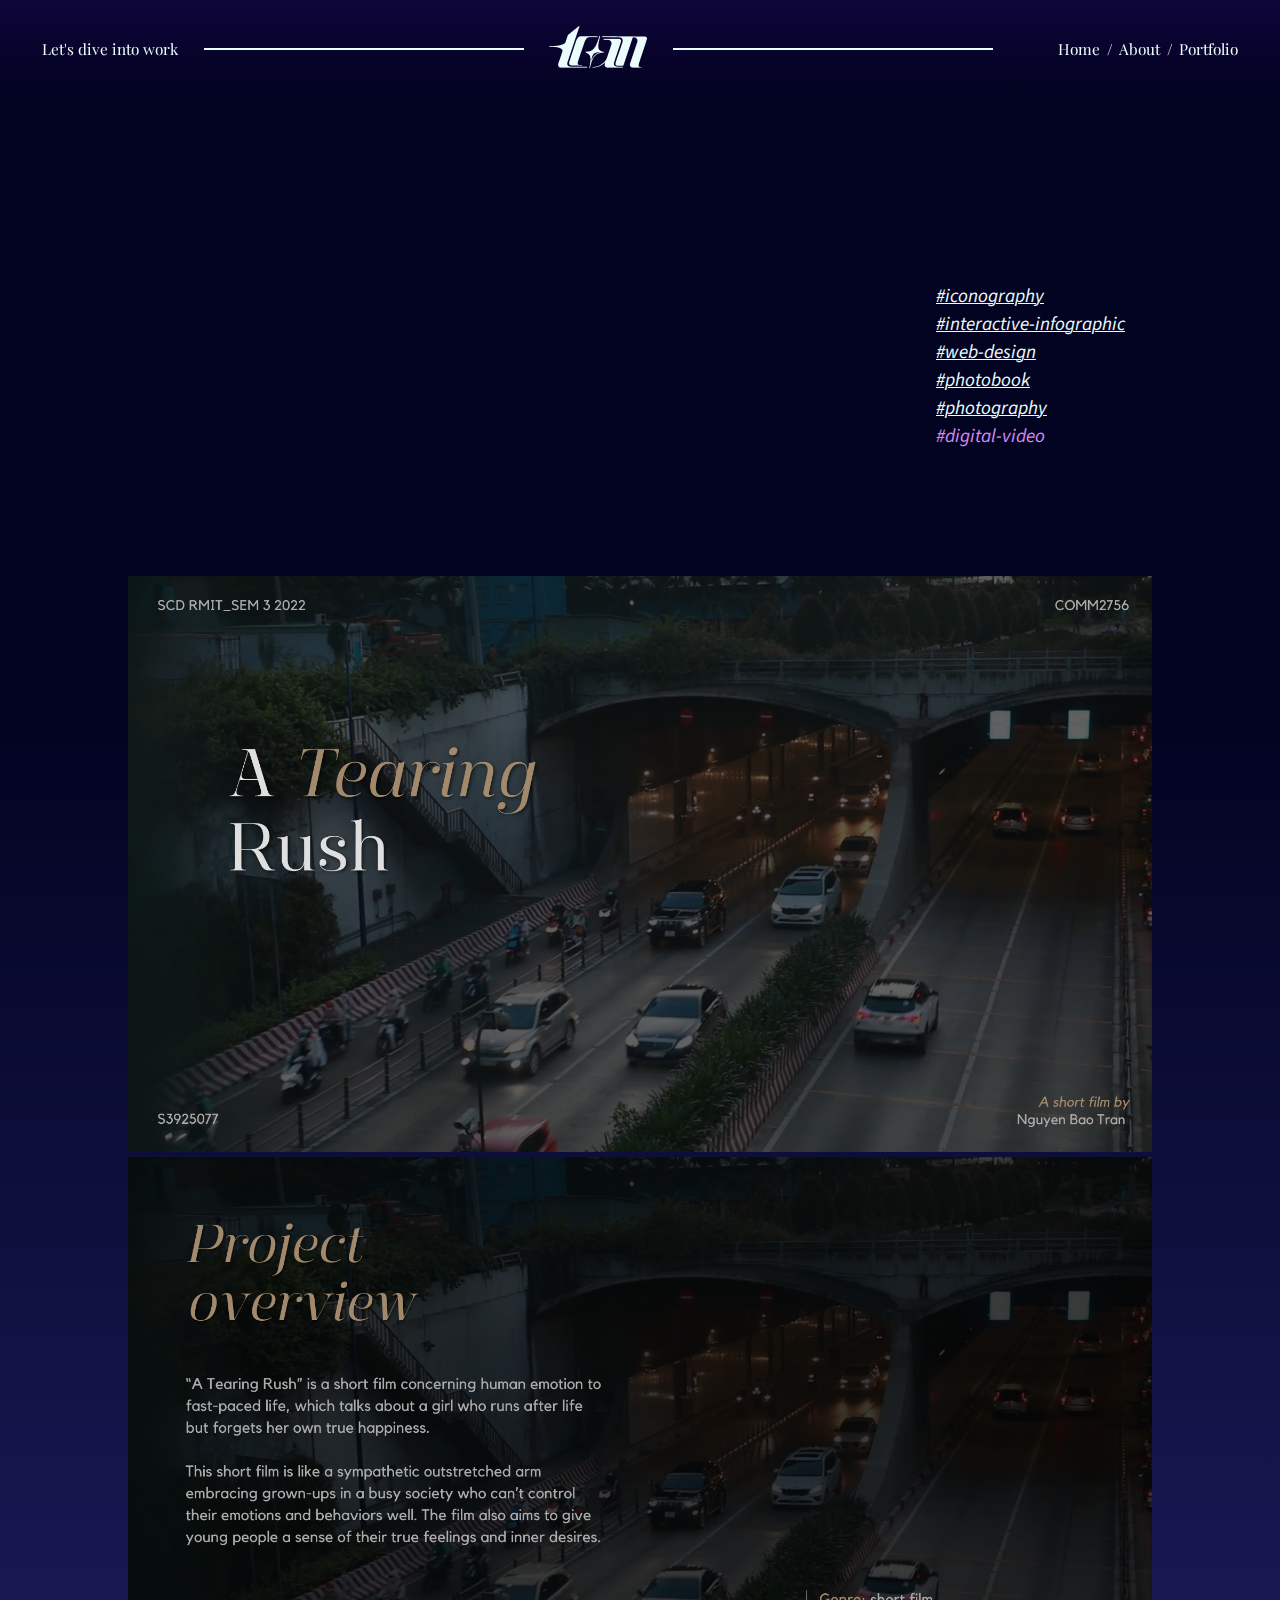
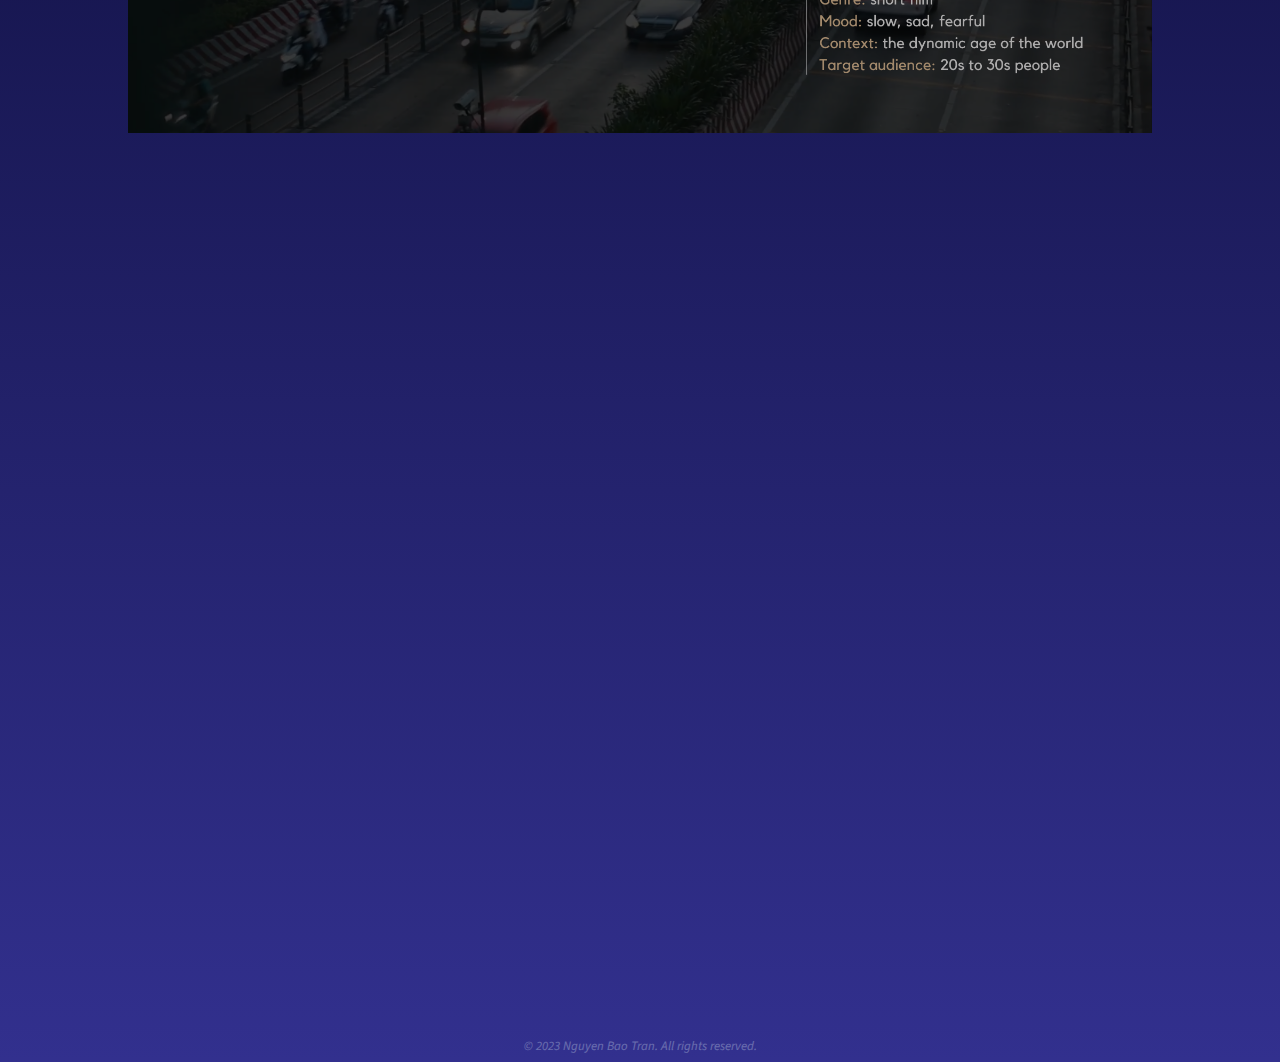
<file: p-digital-video.html>
<!DOCTYPE html>
<html lang="en">
<head>
    <meta charset="UTF-8">
    <meta name="viewport" content="width=device-width, initial-scale=1.0">
    <title>Nguyen Bao Tran | Graphic Designer Portfolio | Portfolio | Digital Video</title>

    <link rel="stylesheet" href="css/portfolio-projects.css">
    <link rel="stylesheet" href="css/base.css">
    <link rel="stylesheet" href="css/nav.css">
</head>
<body>
    <div id="phone-gap"></div>
    <nav>
        <ul class="navigation-one" id="navbar-one">
            <li> <a class="link" id="contact-one" href="contact.html">Let's dive into work</a> </li>
            <li> <div class="lines" id="lines-one"></div> </li>
            <li> <img class="logo" src="images/elements/logo.png"> </li>
            <li> <div class="lines" id="lines-two"></div> </li>

            <li id="long-menu"> 
                <ul class="menu">
                    <li > <a class="link home" href="index.html">Home</a> </li>
                    <li > <p>/</p></li>
                    <li > <a class="link about" href="about.html">About</a> </li>
                    <li > <p>/</p></li>
                    <li > <a class="link portfolio" href="portfolio.html">Portfolio</a> </li>
                </ul>
            </li>
        </ul>

        <ul class="navigation-two">
            <li class="logo-container"> <img class="logo" src="images/elements/logo.png"> </li>
            <ul class="navigation-two-text">
                <li> <a class="link portfolio" href="portfolio.html">Portfolio</a> </li>
                <li> / </li>              
                <li> <a class="link about" href="about.html">About</a> </li>
                <li> / </li>
                <li> <a class="link home" href="index.html">Home</a> </li>

                <div class="lines" id="line-three"></div>
                <li> <a class="link contact"  href="contact.html">Let's dive into work</a> </li>
            </ul>
        </ul>
    </nav>

    <section id="page-one">
        <ul class="body-text" id="hashtags">
            <li> <a class="hashtags-items" href="p-iconography.html">#iconography</a> </li>
            <li> <a class="hashtags-items" href="p-interactive-infographic.html">#interactive-infographic</a> </li>
            <li> <a class="hashtags-items" href="p-web-design.html">#web-design</a> </li>
            <li> <a class="hashtags-items" href="p-photobook.html">#photobook</a> </li>
            <li> <a class="hashtags-items" href="p-photography.html">#photography</a> </li>
            <li> <a class="hashtags-items" id="digital-video" href="p-digital-video.html">#digital-video</a> </li>
        </ul>
    </section>
    </section>

    <section id="page-digital-video">
        <div id="content">
            <img class="doc" src="images/projects/digital-video/1.png">
            <img class="doc" src="images/projects/digital-video/2.png">
            <iframe class="doc" src="https://www.youtube.com/embed/AEhtfji3gjk?si=fCfM19auAT1FFeX3" title="YouTube video player" frameborder="0" allow="accelerometer; autoplay; clipboard-write; encrypted-media; gyroscope; picture-in-picture; web-share" allowfullscreen></iframe>
        </div>
    </section>

    <footer>    
        <p>&copy; 2023 Nguyen Bao Tran. All rights reserved.</p>
    </footer>
</body>
</html>
</file>
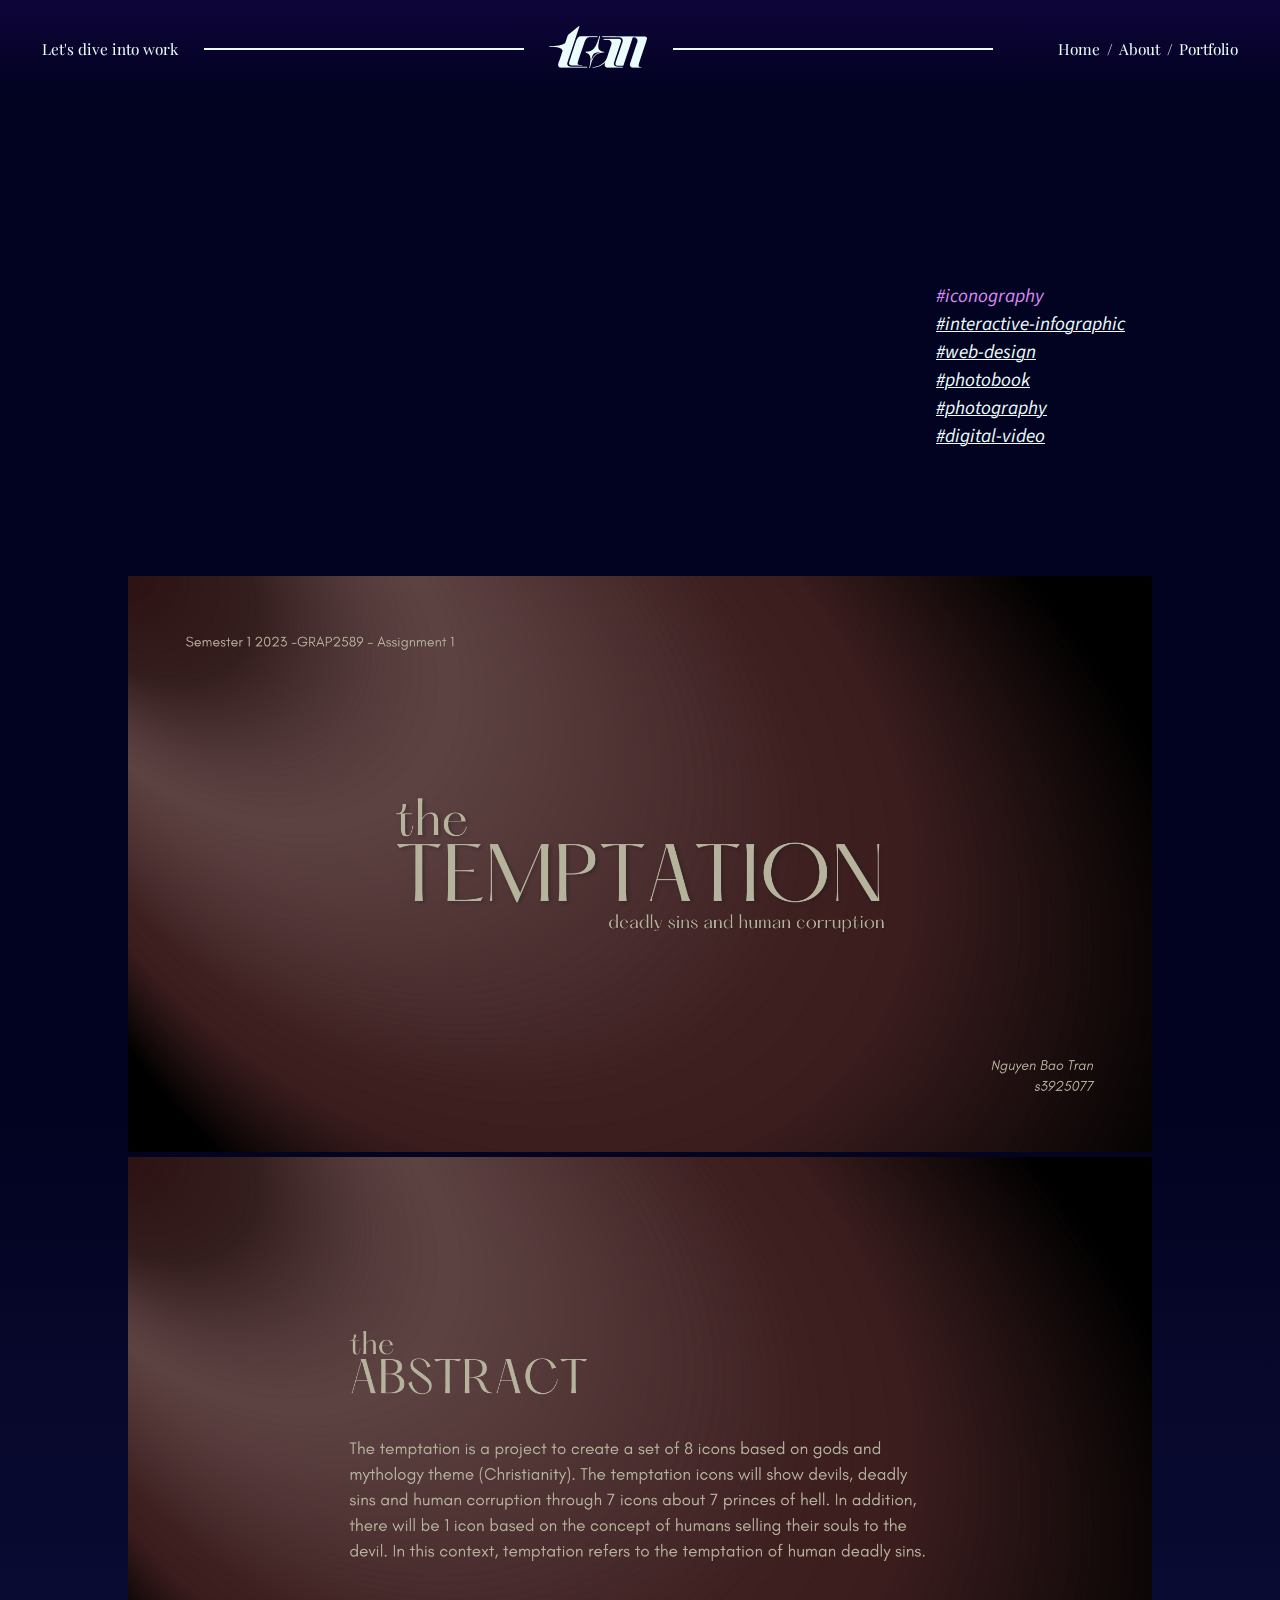
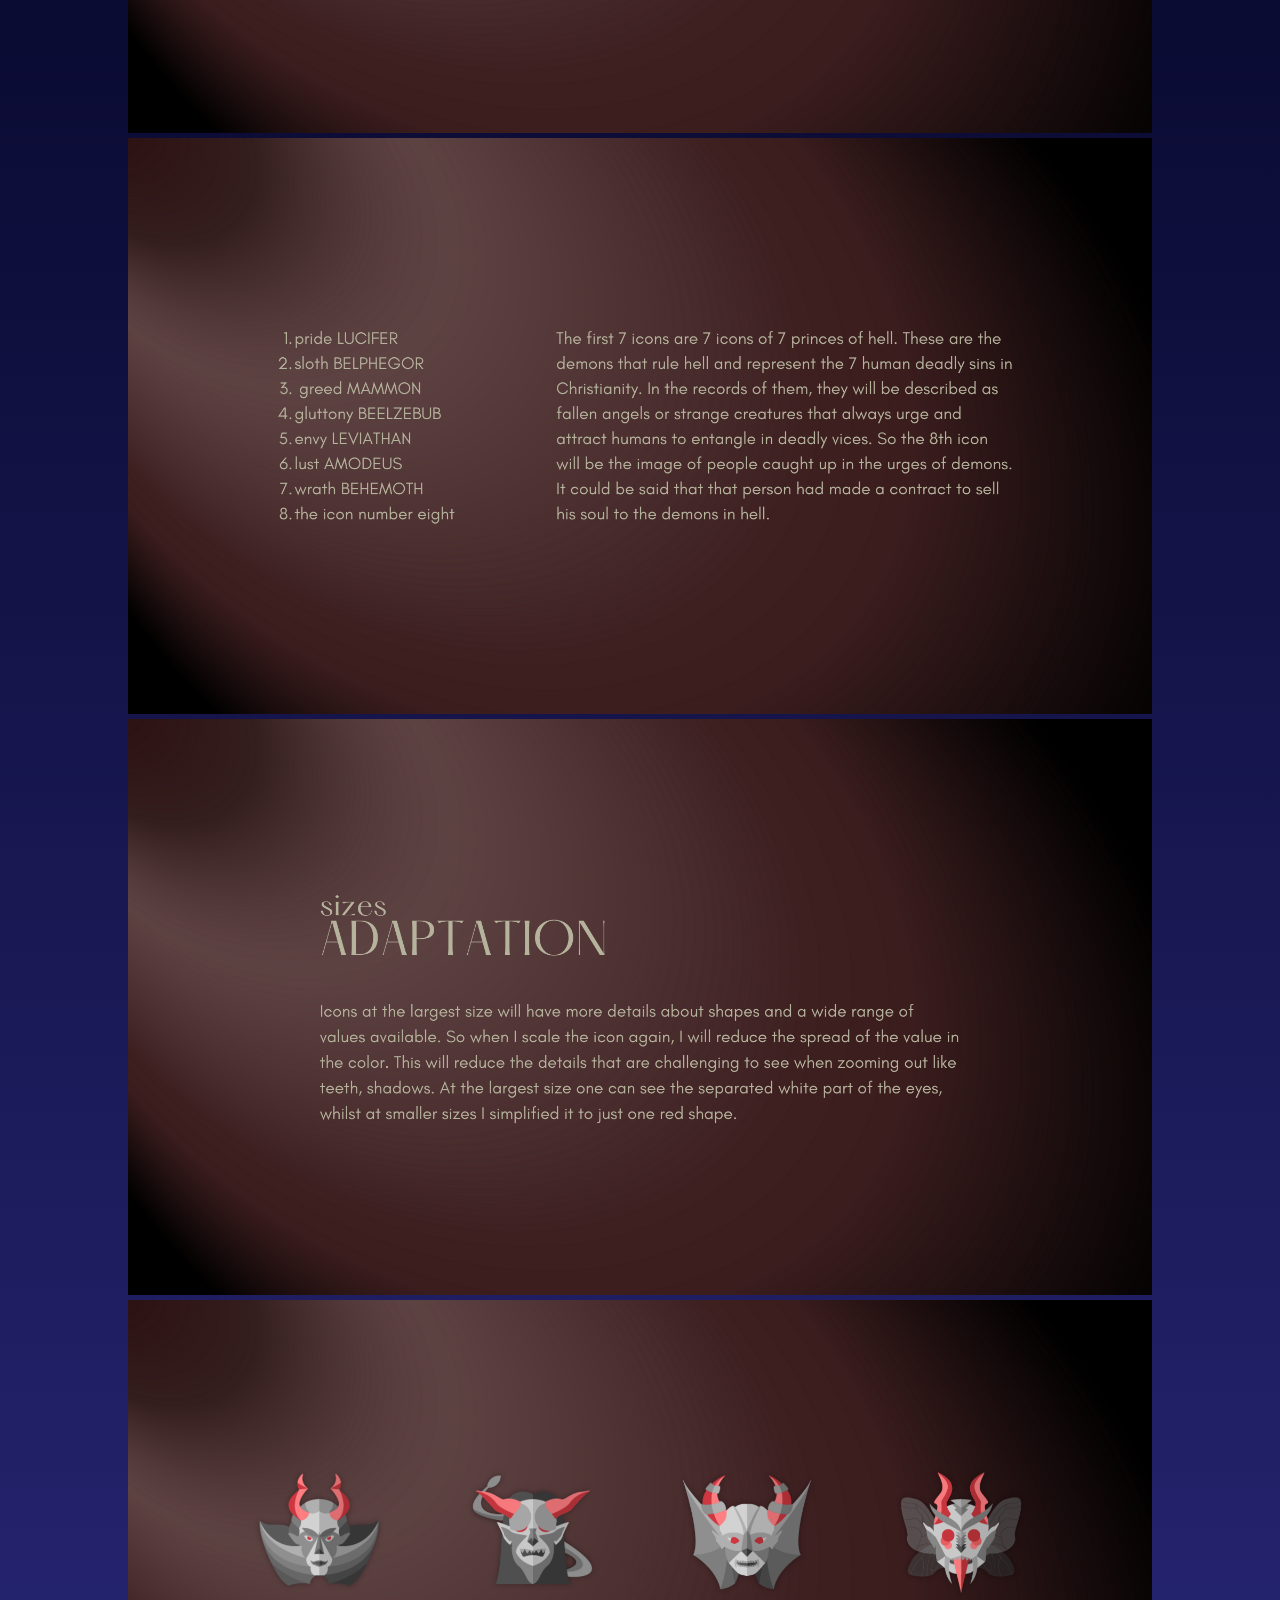
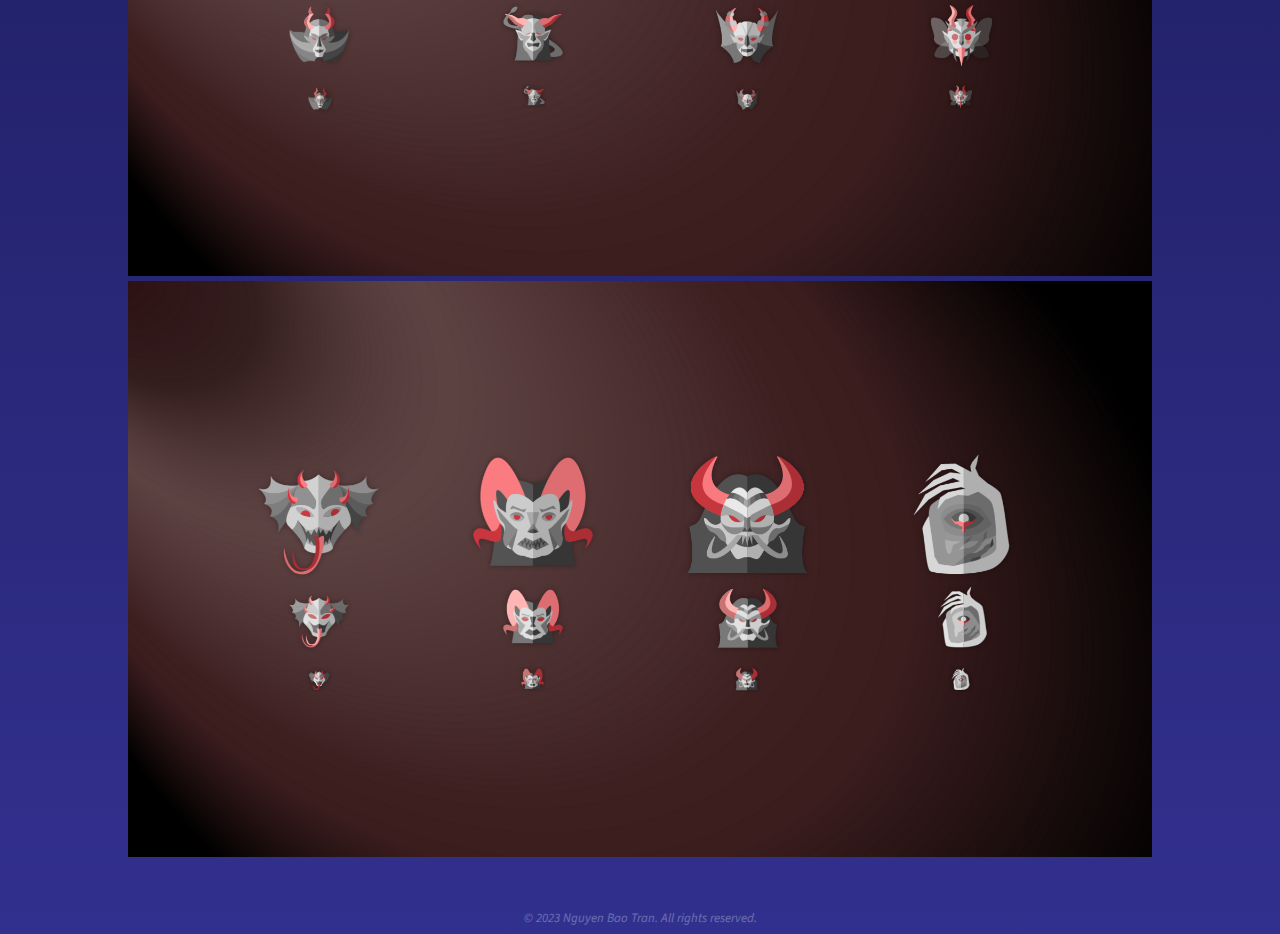
<file: p-iconography.html>
<!DOCTYPE html>
<html lang="en">
<head>
    <meta charset="UTF-8">
    <meta name="viewport" content="width=device-width, initial-scale=1.0">
    <title>Nguyen Bao Tran | Graphic Designer Portfolio | Portfolio | Iconography</title>

    <link rel="stylesheet" href="css/portfolio-projects.css">
    <link rel="stylesheet" href="css/base.css">
    <link rel="stylesheet" href="css/nav.css">
</head>
<body>
    <div id="phone-gap"></div>
    <nav>
        <ul class="navigation-one" id="navbar-one">
            <li> <a class="link" id="contact-one" href="contact.html">Let's dive into work</a> </li>
            <li> <div class="lines" id="lines-one"></div> </li>
            <li> <img class="logo" src="images/elements/logo.png"> </li>
            <li> <div class="lines" id="lines-two"></div> </li>

            <li id="long-menu"> 
                <ul class="menu">
                    <li > <a class="link home" href="index.html">Home</a> </li>
                    <li > <p>/</p></li>
                    <li > <a class="link about" href="about.html">About</a> </li>
                    <li > <p>/</p></li>
                    <li > <a class="link portfolio" href="portfolio.html">Portfolio</a> </li>
                </ul>
            </li>
        </ul>

        <ul class="navigation-two">
            <li class="logo-container"> <img class="logo" src="images/elements/logo.png"> </li>
            <ul class="navigation-two-text">
                <li> <a class="link portfolio" href="portfolio.html">Portfolio</a> </li>
                <li> / </li>              
                <li> <a class="link about" href="about.html">About</a> </li>
                <li> / </li>
                <li> <a class="link home" href="index.html">Home</a> </li>

                <div class="lines" id="line-three"></div>
                <li> <a class="link contact"  href="contact.html">Let's dive into work</a> </li>
            </ul>
        </ul>
    </nav>

    <section id="page-one">
        <ul class="body-text" id="hashtags">
            <li> <a class="hashtags-items" id="iconography" href="p-iconography.html">#iconography</a> </li>
            <li> <a class="hashtags-items" href="p-interactive-infographic.html">#interactive-infographic</a> </li>
            <li> <a class="hashtags-items" href="p-web-design.html">#web-design</a> </li>
            <li> <a class="hashtags-items" href="p-photobook.html">#photobook</a> </li>
            <li> <a class="hashtags-items" href="p-photography.html">#photography</a> </li>
            <li> <a class="hashtags-items" href="p-digital-video.html">#digital-video</a> </li>
        </ul>
    </section>

    <section id="page-iconography">
        <div id="content">
            <img class="doc" src="images/projects/iconography/1.png">
            <img  class="doc" src="images/projects/iconography/2.png">
            <img  class="doc" src="images/projects/iconography/3.png">
            <img  class="doc" src="images/projects/iconography/4.png">
            <img  class="doc" src="images/projects/iconography/5.png">
            <img  class="doc" src="images/projects/iconography/6.png">
        </div>
    </section>

    <footer>    
        <p>&copy; 2023 Nguyen Bao Tran. All rights reserved.</p>
    </footer>
</body>
</html>
</file>
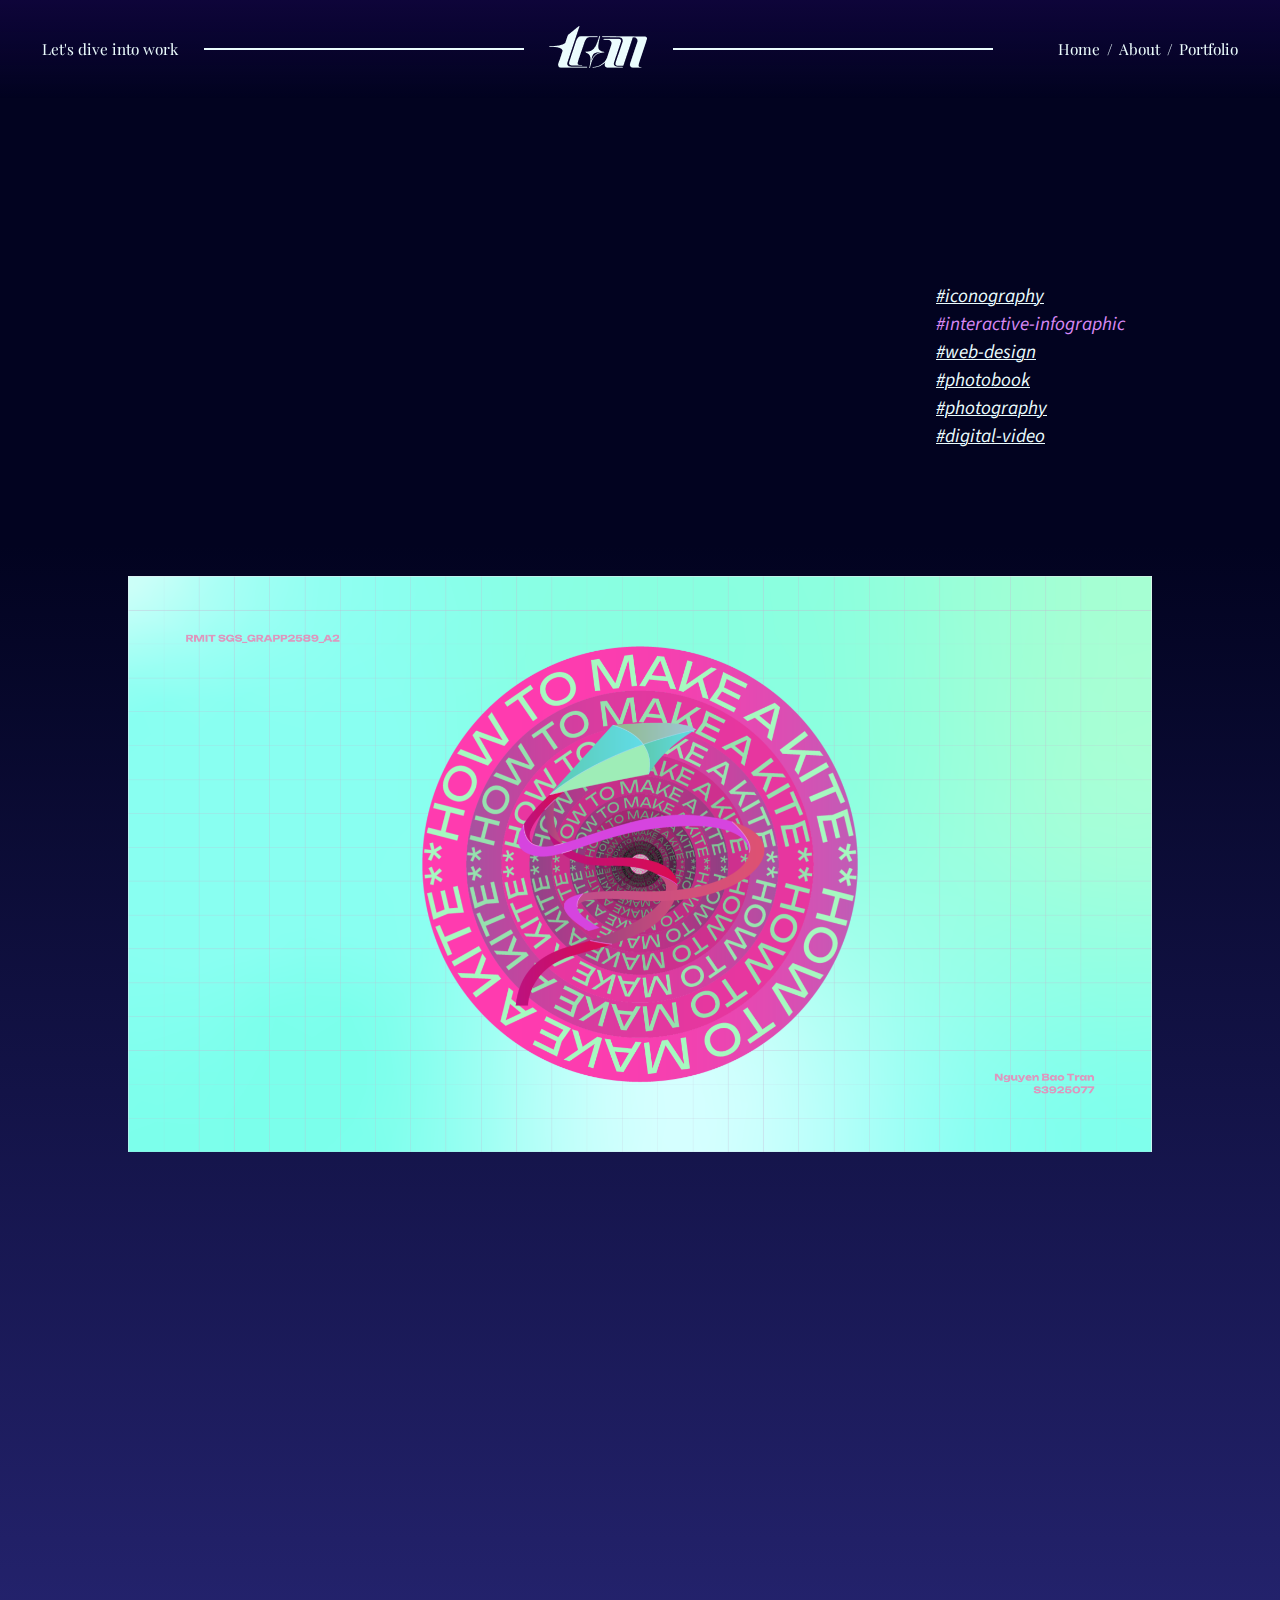
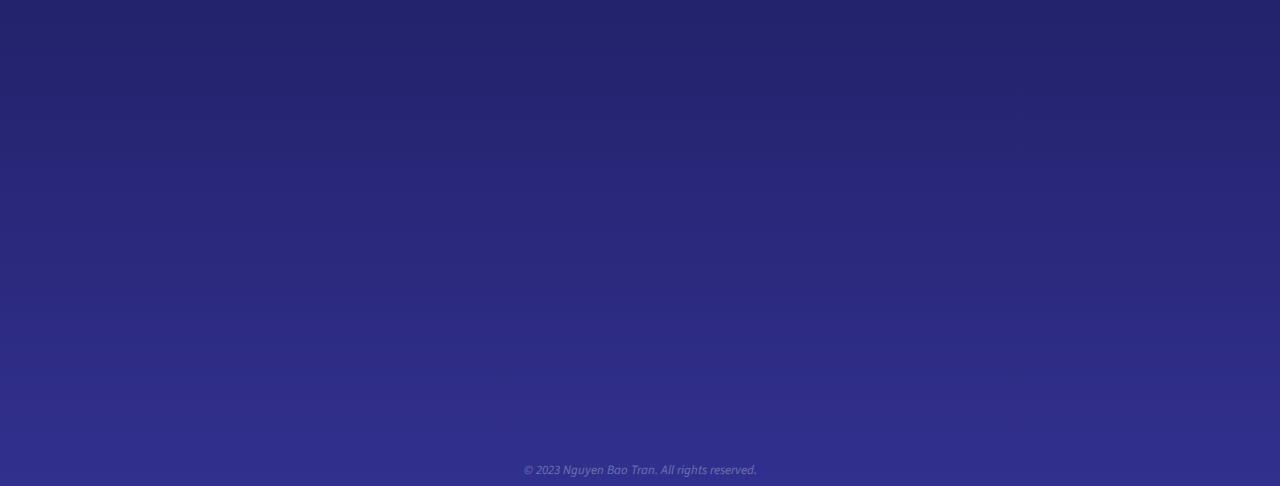
<file: p-interactive-infographic.html>
<!DOCTYPE html>
<html lang="en">
<head>
    <meta charset="UTF-8">
    <meta name="viewport" content="width=device-width, initial-scale=1.0">
    <title>Nguyen Bao Tran | Graphic Designer Portfolio | Portfolio | Interactive Infographic</title>

    <link rel="stylesheet" href="css/portfolio-projects.css">
    <link rel="stylesheet" href="css/base.css">
    <link rel="stylesheet" href="css/nav.css">
</head>
<body>
    <div id="phone-gap"></div>
    <nav>
        <ul class="navigation-one" id="navbar-one">
            <li> <a class="link" id="contact-one" href="contact.html">Let's dive into work</a> </li>
            <li> <div class="lines" id="lines-one"></div> </li>
            <li> <img class="logo" src="images/elements/logo.png"> </li>
            <li> <div class="lines" id="lines-two"></div> </li>

            <li id="long-menu"> 
                <ul class="menu">
                    <li > <a class="link home" href="index.html">Home</a> </li>
                    <li > <p>/</p></li>
                    <li > <a class="link about" href="about.html">About</a> </li>
                    <li > <p>/</p></li>
                    <li > <a class="link portfolio" href="portfolio.html">Portfolio</a> </li>
                </ul>
            </li>
        </ul>

        <ul class="navigation-two">
            <li class="logo-container"> <img class="logo" src="images/elements/logo.png"> </li>
            <ul class="navigation-two-text">
                <li> <a class="link portfolio" href="portfolio.html">Portfolio</a> </li>
                <li> / </li>              
                <li> <a class="link about" href="about.html">About</a> </li>
                <li> / </li>
                <li> <a class="link home" href="index.html">Home</a> </li>

                <div class="lines" id="line-three"></div>
                <li> <a class="link contact"  href="contact.html">Let's dive into work</a> </li>
            </ul>
        </ul>
    </nav>

    <section id="page-one">
        <ul class="body-text" id="hashtags">
            <li> <a class="hashtags-items" href="p-iconography.html">#iconography</a> </li>
            <li> <a class="hashtags-items" id="interactive-infographic" href="p-interactive-infographic.html">#interactive-infographic</a> </li>
            <li> <a class="hashtags-items" href="p-web-design.html">#web-design</a> </li>
            <li> <a class="hashtags-items" href="p-photobook.html">#photobook</a> </li>
            <li> <a class="hashtags-items" href="p-photography.html">#photography</a> </li>
            <li> <a class="hashtags-items" href="p-digital-video.html">#digital-video</a> </li>
        </ul>
    </section>

    <section id="page-interactive-infographic">
        <div id="content">
            <img class="doc" src="images/projects/interactive-infographic/1.png">
            <iframe class="doc" src="https://www.youtube.com/embed/6W6Fkn_4MXg?si=h0_N9G_MouiMOO50" title="YouTube video player" frameborder="0" allow="accelerometer; autoplay; clipboard-write; encrypted-media; gyroscope; picture-in-picture; web-share" allowfullscreen></iframe>
        </div>
    </section>

    <footer>    
        <p>&copy; 2023 Nguyen Bao Tran. All rights reserved.</p>
    </footer>
</body>
</html>
</file>
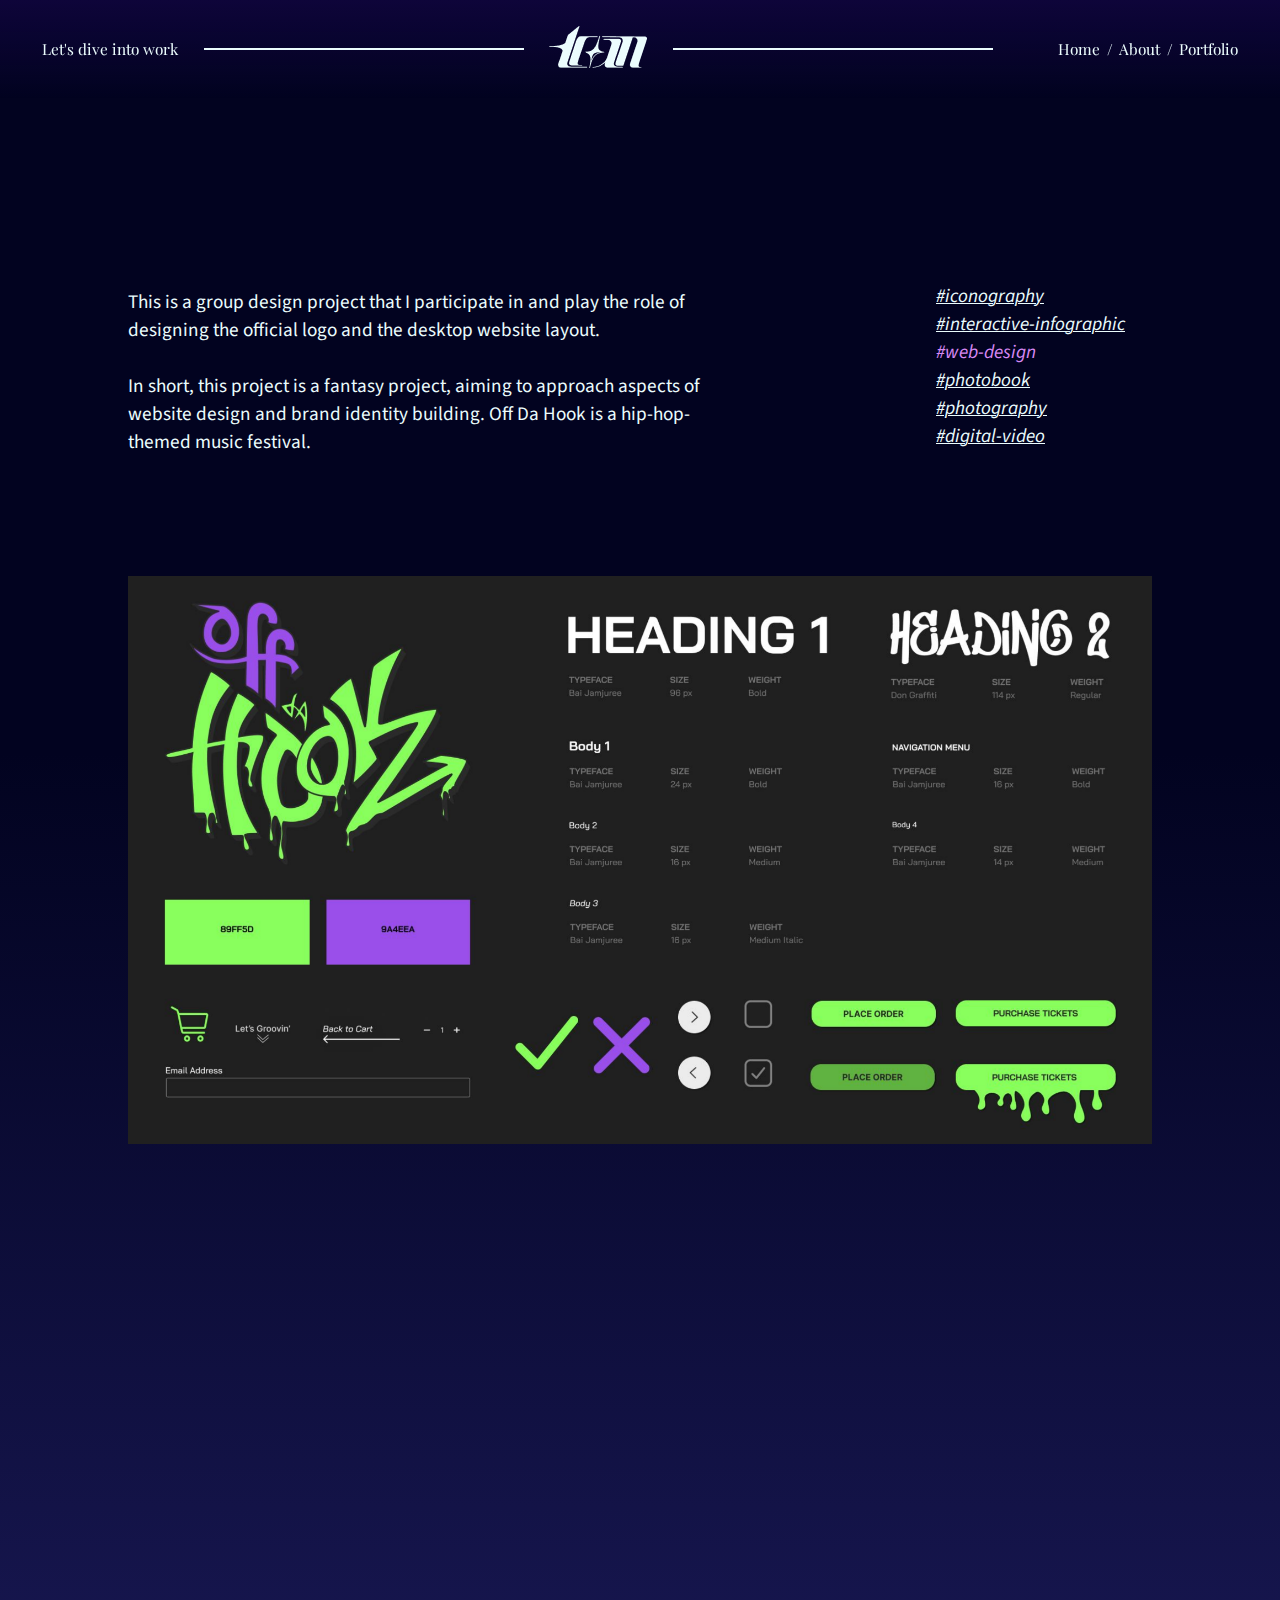
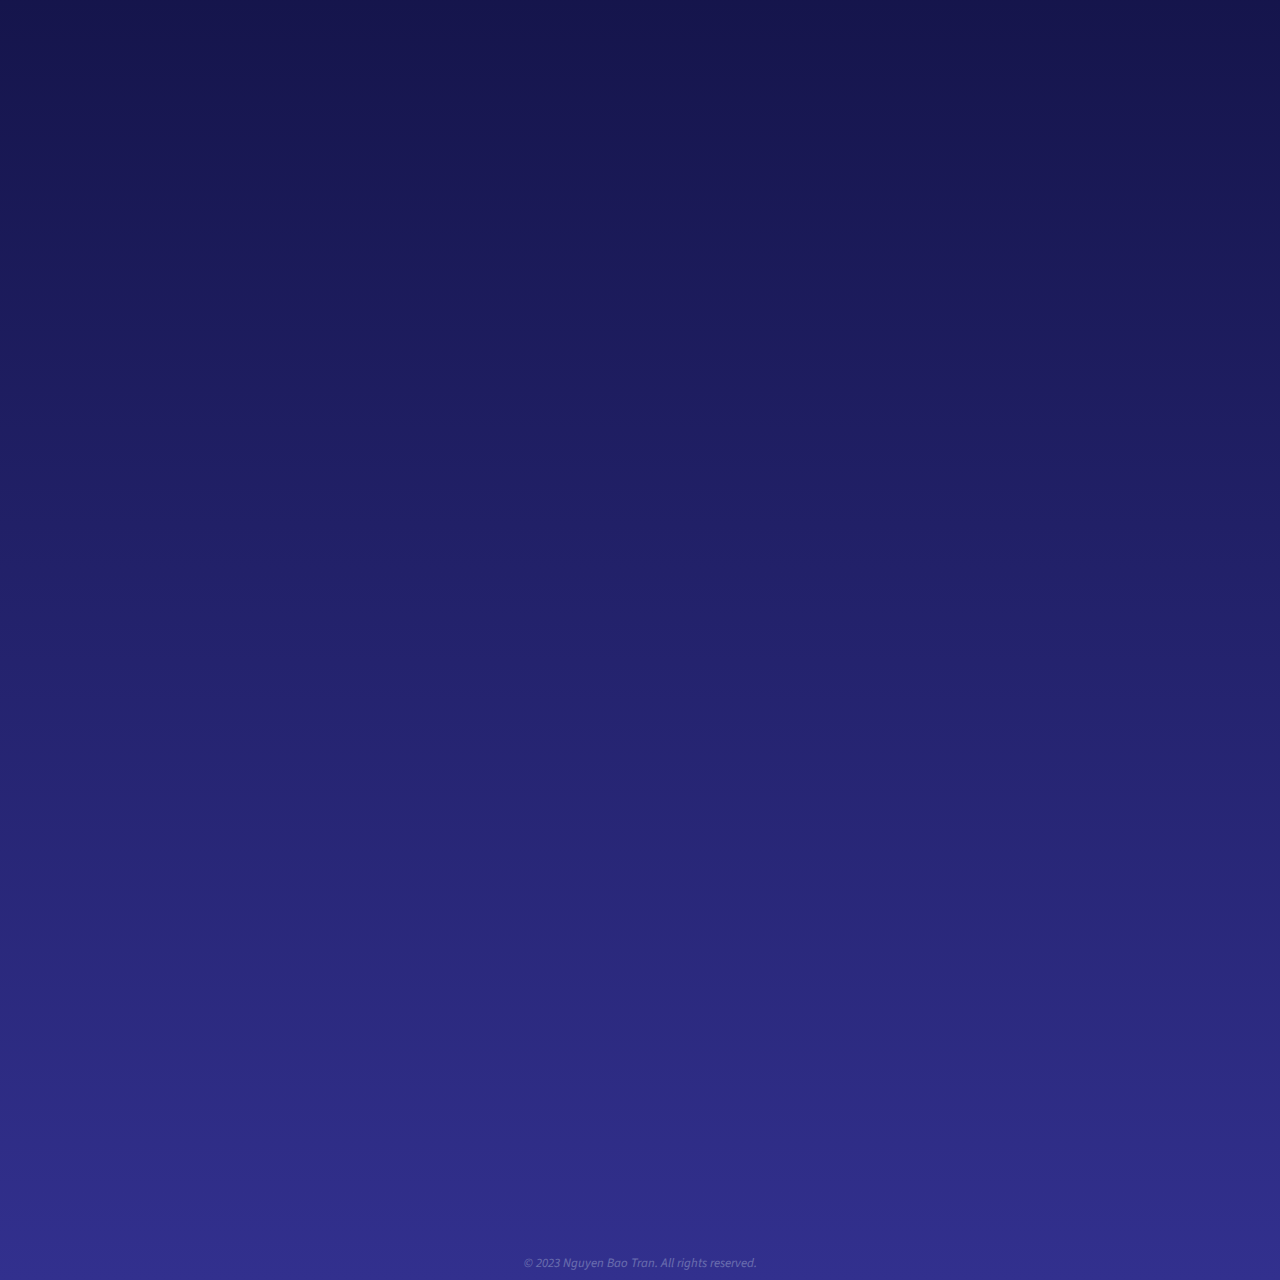
<file: p-web-design.html>
<!DOCTYPE html>
<html lang="en">
<head>
    <meta charset="UTF-8">
    <meta name="viewport" content="width=device-width, initial-scale=1.0">
    <title>Nguyen Bao Tran | Graphic Designer Portfolio | Portfolio | Web Design</title>

    <link rel="stylesheet" href="css/portfolio-projects.css">
    <link rel="stylesheet" href="css/base.css">
    <link rel="stylesheet" href="css/nav.css">
</head>
<body>
    <div id="phone-gap"></div>
    <nav>
        <ul class="navigation-one" id="navbar-one">
            <li> <a class="link" id="contact-one" href="contact.html">Let's dive into work</a> </li>
            <li> <div class="lines" id="lines-one"></div> </li>
            <li> <img class="logo" src="images/elements/logo.png"> </li>
            <li> <div class="lines" id="lines-two"></div> </li>

            <li id="long-menu"> 
                <ul class="menu">
                    <li > <a class="link home" href="index.html">Home</a> </li>
                    <li > <p>/</p></li>
                    <li > <a class="link about" href="about.html">About</a> </li>
                    <li > <p>/</p></li>
                    <li > <a class="link portfolio" href="portfolio.html">Portfolio</a> </li>
                </ul>
            </li>
        </ul>

        <ul class="navigation-two">
            <li class="logo-container"> <img class="logo" src="images/elements/logo.png"> </li>
            <ul class="navigation-two-text">
                <li> <a class="link portfolio" href="portfolio.html">Portfolio</a> </li>
                <li> / </li>              
                <li> <a class="link about" href="about.html">About</a> </li>
                <li> / </li>
                <li> <a class="link home" href="index.html">Home</a> </li>

                <div class="lines" id="line-three"></div>
                <li> <a class="link contact"  href="contact.html">Let's dive into work</a> </li>
            </ul>
        </ul>
    </nav>

    <section id="page-one">
        <p class="body-text" id="notes">This is a group design project that I participate in and play the role of designing the official logo and the desktop website layout. <br> <br>In short, this project is a fantasy project, aiming to approach aspects of website design and brand identity building. Off Da Hook is a hip-hop-themed music festival.</p>
        <ul class="body-text" id="hashtags">
            <li> <a class="hashtags-items" href="p-iconography.html">#iconography</a> </li>
            <li> <a class="hashtags-items" href="p-interactive-infographic.html">#interactive-infographic</a> </li>
            <li> <a class="hashtags-items" id="web-design" href="p-web-design.html">#web-design</a> </li>
            <li> <a class="hashtags-items" href="p-photobook.html">#photobook</a> </li>
            <li> <a class="hashtags-items" href="p-photography.html">#photography</a> </li>
            <li> <a class="hashtags-items" href="p-digital-video.html">#digital-video</a> </li>
        </ul>
    </section>

    <section id="page-web-design">
        <div id="content">
            <img class="doc" src="images/projects/web-design/3.png">
            <iframe class="doc" src="https://www.youtube.com/embed/ePi3Ind14Jg?si=ETu-ta4V0HIpuNFq" title="YouTube video player" frameborder="0" allow="accelerometer; autoplay; clipboard-write; encrypted-media; gyroscope; picture-in-picture; web-share" allowfullscreen></iframe>
            <iframe class="doc" src="https://www.youtube.com/embed/lrP3rYQ7DeE?si=pneE0ByGQnMCc-ij" title="YouTube video player" frameborder="0" allow="accelerometer; autoplay; clipboard-write; encrypted-media; gyroscope; picture-in-picture; web-share" allowfullscreen></iframe>
        </div>
    </section>

    <footer>    
        <p>&copy; 2023 Nguyen Bao Tran. All rights reserved.</p>
    </footer>
</body>
</html>
</file>
<file: css/portfolio-projects.css>
body {
    background: linear-gradient(180deg, #020320 26.12%, #32308E 100%);
}
.body-text {
    margin:0;
}

#hashtags {
    top: 22vw;
    left:70vw;
    font-style: italic;
}

#page-iconography {
    height: 320vw;
}
#page-interactive-infographic {
    height: 160vw;
}
#page-web-design {
    height: 222vw;
}
#page-photobook {
    height: 500vw;
}
#page-photography {
    height: 245vw;
}
#page-digital-video {
    height: 205vw;
}


#photography-grid-layout img {
    width: 100%;
}
#photography-grid-layout {
    margin: 0 10vw 0 10vw;
    display: grid;
    justify-items: center;
    align-items: center;
    grid-template-columns: 1fr 1fr 1fr 1fr;
    gap: 2.5vw;
}


.hashtags-items:link {
    text-decoration: underline;
    text-decoration-thickness: 0.1vw;
} 
.hashtags-items:hover {
    color: #d889f4;
    text-decoration: none;
}
.hashtags-items:active{
    text-decoration: underline;
    text-decoration-thickness: 0.1vw;
} 

#content {
    position: absolute;
    top: 45vw;
    text-align: center;
}
.doc {
    width: 80vw;
}

iframe {
    height: 65vw;
}

#iconography,
#interactive-infographic,
#web-design,
#photobook,
#photography, 
#digital-video
{
    color:#d889f4;
    text-decoration: none;
}

#notes {
    width: 45vw;
    position: absolute;
    top: 22.5vw;
    left: 10vw;
}







/* Device: Tablet (Ipad Air) */
@media screen and (min-width:767px) and (max-width: 1024px) {
    #hashtags {
        top:40vw;
        left:64vw;
    }
    .doc {
        width: 90vw;
    }
    #content {
        position: absolute;
        top: 90vw;
    }

    #page-iconography {
        height: 400vw;
    }
    #page-interactive-infographic {
        height: 210vw;
    }
    #page-web-design {
        height: 275vw;
    }
    #page-photobook {
        height: 605vw;
    }
    #page-photography {
        height: 455vw;
    }
    #page-digital-video {
        height: 260vw;
    }

    #photography-grid-layout {
        margin: 0 7.5vw 0 7.5vw;
        grid-template-columns: 1fr 1fr 1fr;
        gap: 3vw;
    }


    #notes {
        top: 40vw;
        left: 8.5vw;
    }
    
}








    /* Device: Mobile (Iphone 12 Pro) */
@media screen and (max-width: 768px) {
    #hashtags {
        top:50vw;
        left:50vw;
    }
    .doc {
        width: 90vw;
    }
    #content {
        position: absolute;
        top: 100vw;
    }


    #page-iconography {
        height: 415vw;
    }
    #page-interactive-infographic {
        height: 220vw;
    }
    #page-web-design {
        height: 290vw;
    }
    #page-photobook {
        height: 620vw;
    }
    #page-photography {
        height: 890vw;
    }
    #page-digital-video {
        height: 270vw;
    }


    #photography-grid-layout {
        margin: 0 6vw 0 6vw;
        grid-template-columns: 1fr 1fr;
        gap: 3.5vw;
    }

    #notes {
        width: 43vw;
        top: 41vw;
        left: 8.5vw;
    }
}
</file>
<file: css/base.css>
@import url('https://fonts.googleapis.com/css2?family=Playfair+Display:ital,wght@0,400;0,500;0,600;0,700;0,800;0,900;1,400;1,500;1,600;1,700;1,800;1,900&family=Source+Sans+3:ital,wght@0,200;0,300;0,400;0,500;0,600;0,700;0,800;0,900;1,200;1,300;1,400;1,500;1,600;1,700;1,800;1,900&display=swap');

html {
    font-size: 18px;
}
body {
    background-repeat: no-repeat;
    margin: 0;
    color:#EBFCFD;
    font-family: Playfair Display;
}

h1 {
    color: #EBF9FA;
    font-family: Playfair Display;
    font-weight: 400;
    mix-blend-mode: color-dodge;
    font-size: 20vw;
    position: absolute;
    font-kerning: auto;
    top: 40vw;
    left: 10vw;
}
h2 {
    color: #33E7F2;
    font-weight: 400;
    font-size: 2.8vw;
}
h4 {
    font-family: 'Source Sans 3';
    font-size: 1vw;
    font-weight: 400;
}
.body-text{
    font-family: 'Source Sans 3';
    font-size: 1.5vw;
    position: absolute;
}
h3 {
    color: #EBFCFD;
    font-family: 'Source Sans 3';
    font-size: 2vw;
    font-style: italic;
    font-weight: 700;
    position: absolute;
    text-align: right;
}

#bg-one {
    position: relative;
    z-index: -50;
    width: 100vw;
}
#bg-two {display :none;}
#bg-three {display :none;}

li {
    list-style: none;
}


#phone-gap{display: none;}

footer {
    opacity: 0.3;
    width: 100vw;
    height: 2vw;
    text-align: center;
    font-family: 'Source Sans 3';
    font-size: 1vw;
    font-style: italic;
}






/* Device: Tablet (Ipad Air) */
@media screen and (min-width:767px) and (max-width: 1024px) {
    #bg-one {display: none;}
    #bg-two {
        display: block;
        position: relative;
        z-index: -50;
        width: 100vw;
    }

    h1 {
        font-size: 23vw;
        top: 108vw;
        left: 5vw;
    }
    h2 {
        font-size: 4vw;
    }
    h3 {
        font-size: 3vw;
    }
    h4 {
        font-size: 1.34vw;
        font-weight: 400;
    }
    .body-text{
        font-size: 2vw;
        position: absolute;
    }

    footer {
        font-size: 1.3vw;
    }

}









/* Device: Mobile (Iphone 12 Pro) */
@media screen and (max-width: 768px) {
    #phone-gap{
        z-index: 100;
        background-color: #0E053A;
        display: block;
        width: 100vw;
        height: 10vw;
        position: fixed;
    }
    #bg-one {display: none;}
    #bg-three {
        display: block;
        position: relative;
        z-index: -50;
        width: 100vw;
    }

    h1 {
        font-size: 45vw;
        top: 120vw;
        left: 6.5vw;
    }
    h2 {
        font-size: 7vw;
    }
    h4 {
        font-size: 2.2vw;
        font-weight: 400;
    }
    .body-text {
        font-size: 2.8vw;
    }
    h3 {
        font-size: 4.5vw;

    }

    footer {
        font-size: 1.2vw;
    }

}
</file>
<file: css/nav.css>
@import url('https://fonts.googleapis.com/css2?family=Playfair+Display:ital,wght@0,400;0,500;0,600;0,700;0,800;0,900;1,400;1,500;1,600;1,700;1,800;1,900&family=Source+Sans+3:ital,wght@0,200;0,300;0,400;0,500;0,600;0,700;0,800;0,900;1,200;1,300;1,400;1,500;1,600;1,700;1,800;1,900&display=swap');

html {
    font-size: 18px;
}

nav {
    z-index: 100;
    left: 0;
    top: 0;
    width: 100vw;
    position: fixed;
    background: linear-gradient(180deg, #0E053A 0%, rgba(14, 5, 58, 0.00) 100%);
    backdrop-filter: blur(5px);
}


.navigation-two{display:none;}
.navigation-one{
    display: flex;
    justify-content: center;
    align-items: center;
    padding: 1.5em 0 1.5em 0;
    margin: auto;
    gap: 2vw;
    font-size: 1.2vw;
    left:0;
}
.menu {
    display: flex;
    justify-content: center;
    align-items: center;
    gap: 0.5vw;
    position: relative;
}
.lines {
    background-color: #EBFCFD;
    width: 25vw;
    height: 0.1vw;
}


a:link {
    color:#EBFCFD;
    text-decoration: none;
}
a:visited {
    color:#EBFCFD;
    text-decoration: none;
}
a:hover {
    color: #33E7F2;
}
a {
    transition: 0.3s;
}






/* Device: Tablet (Ipad Air) */
@media screen and (min-width:767px) and (max-width: 1024px) {
    .navigation-one {display: none;}
    .logo {
        width: 14vw;
    }

    .navigation-two {
        padding: 0vw 2vw 0vw 3.5vw;
        display: flex;

        flex-direction: row;
        align-items: center;
        justify-content: center;
        list-style: none;
        gap: 0;
    }
    .navigation-two-text {
        display: flex;
        flex-direction: row-reverse;
        align-items: center;
        list-style: none;
        padding: 4vw 2.5vw 2vw 0;
        gap: 0.5em;
        width: 100vw;
        font-size: 2.5vw;
    }
    #line-three {
        transform: rotate(90deg);
        height: 1px;
        width: 2.5vw;
        background-color: #33E7F2;
    }

}






/* Device: Mobile (Iphone 12 Pro) */
@media screen and (max-width: 768px) {
    nav{
        top: 10vw;
    }
    .navigation-one {display: none;}
    .logo {
        width: 16vw;
    }
    .navigation-two {
        padding: 1vw 2vw 1vw 3vw;
        display: flex;
        flex-direction: row;
        align-items: center;
        justify-content: center;
        list-style: none;
        gap: 0;
        justify-content: center;
    }
    .navigation-two-text {
        display: flex;
        flex-direction: row-reverse;
        align-items: center;
        list-style: none;
        padding: 4vw 2.5vw 2vw 0;
        gap: 0.3em;
        width: 100vw;
        font-size: 3.2vw;
    }
    #line-three {
        transform: rotate(90deg);
        height: 1px;
        width: 3vw;
        background-color: #33E7F2;
    }
}
</file>
